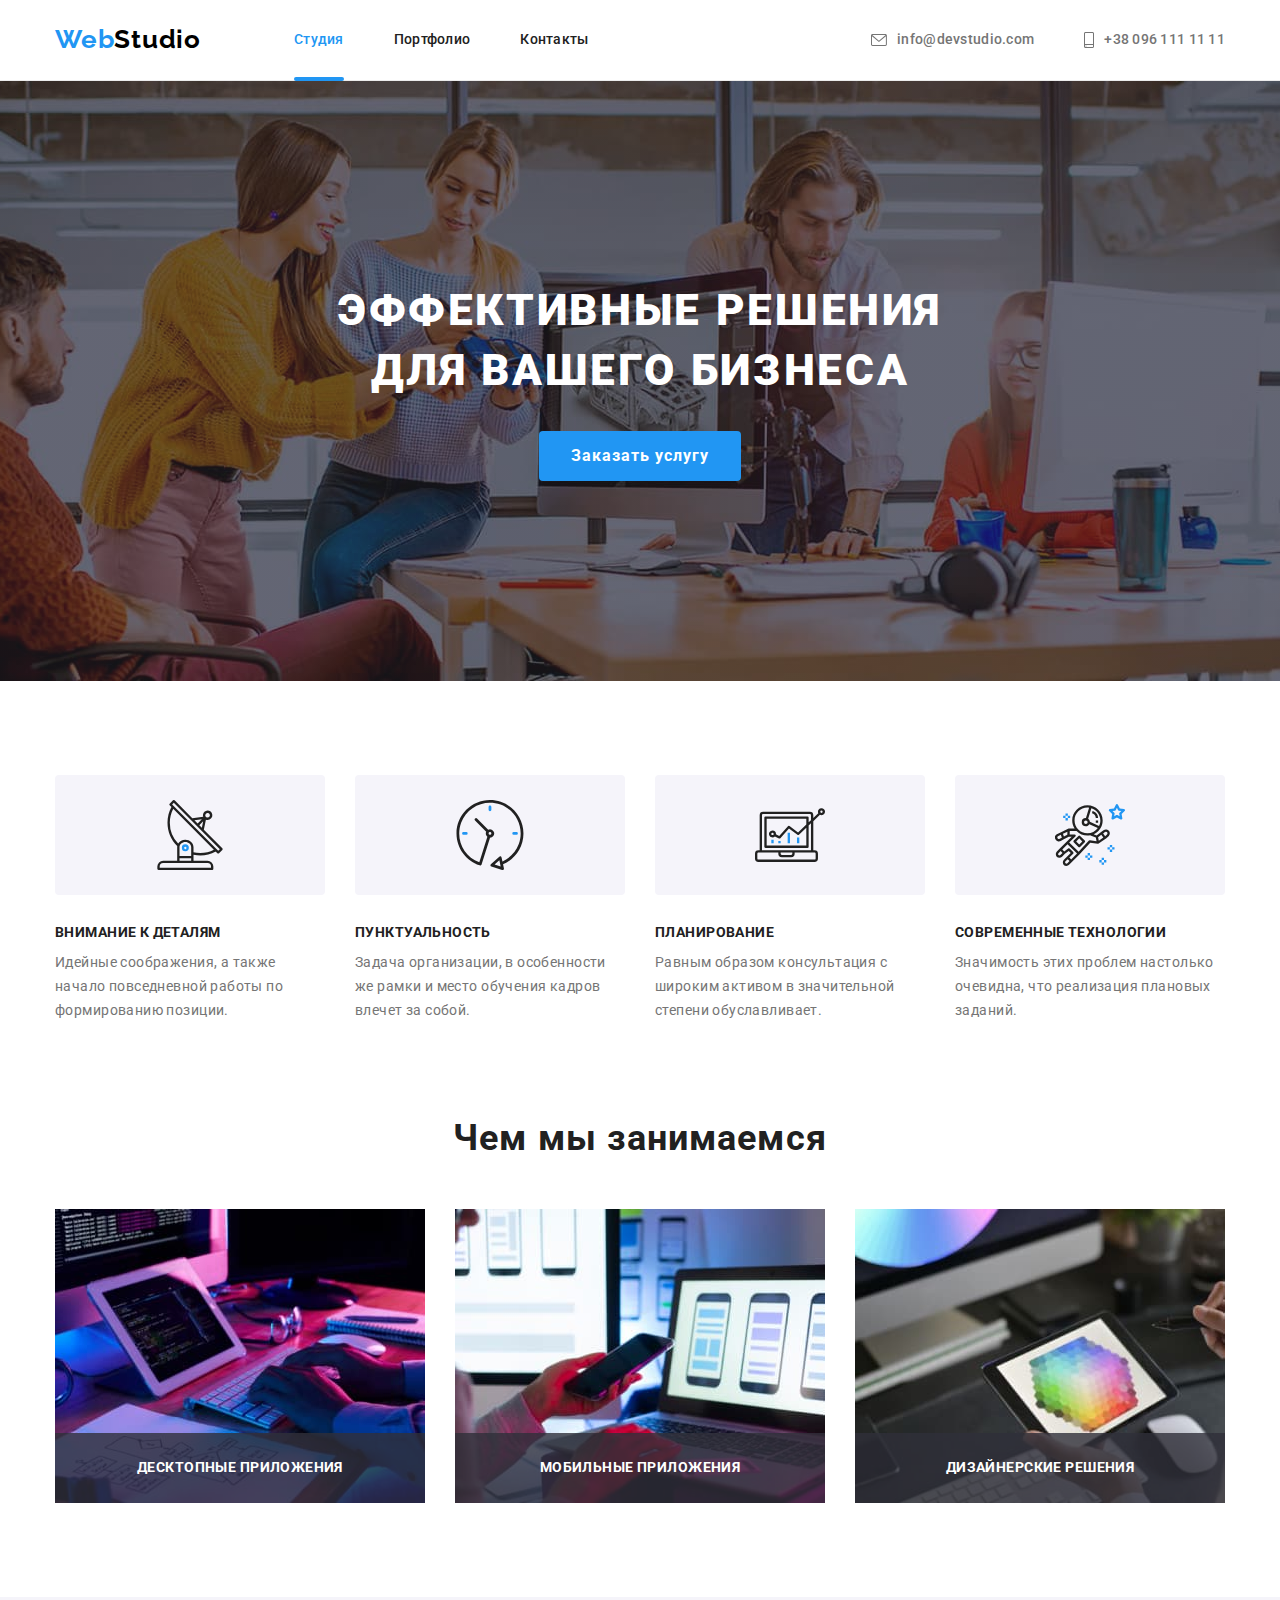
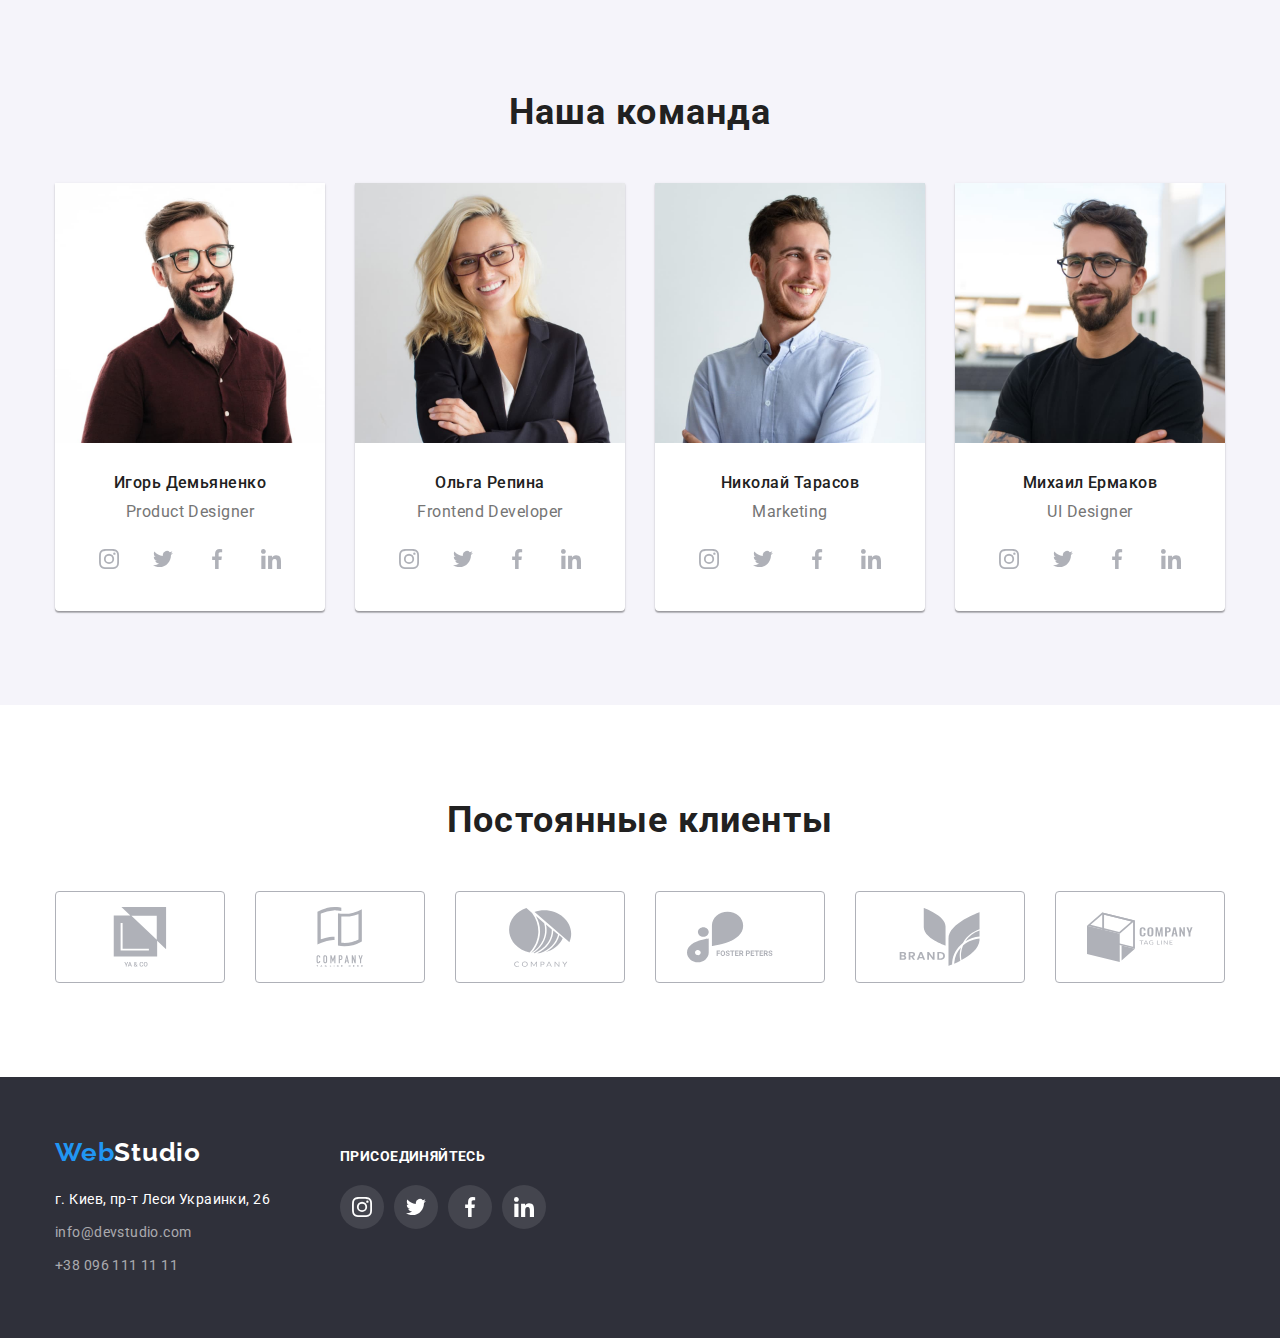
<file: index.html>
<!DOCTYPE html>
<html lang="ru">
  <head>
    <meta charset="UTF-8" />
    <meta http-equiv="X-UA-Compatible" content="IE=edge" />
    <meta name="description" content="Изучение основ HTML5 для новичков" />
    <title>Студия</title>
    <link rel="preconnect" href="https://fonts.googleapis.com" />
    <link rel="preconnect" href="https://fonts.gstatic.com" crossorigin />
    <link
      href="https://fonts.googleapis.com/css2?family=Raleway:wght@700&family=Roboto:wght@400;500;700;900&display=swap"
      rel="stylesheet"
    />
    <link
      rel="stylesheet"
      href="https://cdnjs.cloudflare.com/ajax/libs/modern-normalize/1.1.0/modern-normalize.min.css"
    />
    <link rel="stylesheet" href="./css/styles.css" />
  </head>
  <body>
    <!--Page header-->

    <header class="header-page">
      <div class="container heder-main">
        <nav class="header-nav">
          <a href="./index.html" class="logo link"> Web<span class="header-logo">Studio</span> </a>

          <ul class="header-list list">
            <li class="header-item">
              <a href="./index.html" class="header-link link current">Студия</a>
            </li>

            <li class="header-item">
              <a href="./portfolio.html" class="header-link link">Портфолио</a>
            </li>

            <li class="header-item"><a href="" class="header-link link">Контакты</a></li>
          </ul>
        </nav>

        <ul class="header-list list">
          <li class="header-item contacts">
            <a href="mailto:info@devstudio.com" class="header-contacts link">
              <svg class="header-icon" width="16" height="12">
                <use href="./images/icons.svg#envelope"></use>
              </svg>

              info@devstudio.com
            </a>
          </li>

          <li class="header-item contacts">
            <a href="tel:+380961111111" class="header-contacts link">
              <svg class="header-icon" width="10" height="16">
                <use href="./images/icons.svg#smartphone"></use>
              </svg>

              +38 096 111 11 11
            </a>
          </li>
        </ul>
      </div>
    </header>

    <!--Main contents studio-->

    <main>
      <!--Hero-->

      <section class="hero-section">
        <div class="hero-overlay">
          <div class="container">
            <h1 class="hero-title">
              Эффективные решения<br />
              для вашего бизнеса
            </h1>

            <button type="button" class="btn-hero" data-modal-open>Заказать услугу</button>
          </div>
        </div>
      </section>

      <!--Features-->

      <section class="section">
        <div class="container">
          <h2 class="visually-hidden">Особенности</h2>

          <ul class="features-list list">
            <li class="features-item">
              <div class="features-thumb">
                <svg class="features-icon" width="70" height="70">
                  <use href="./images/icons.svg#antenna"></use>
                </svg>
              </div>

              <h3 class="features-title">Внимание к деталям</h3>
              <p class="features-text">
                Идейные соображения, а также начало повседневной работы по формированию позиции.
              </p>
            </li>

            <li class="features-item">
              <div class="features-thumb">
                <svg class="features-icon" width="70" height="70">
                  <use href="./images/icons.svg#clock"></use>
                </svg>
              </div>

              <h3 class="features-title">Пунктуальность</h3>
              <p class="features-text">
                Задача организации, в особенности же рамки и место обучения кадров влечет за собой.
              </p>
            </li>

            <li class="features-item">
              <div class="features-thumb">
                <svg class="features-icon" width="70" height="70">
                  <use href="./images/icons.svg#diagram"></use>
                </svg>
              </div>

              <h3 class="features-title">Планирование</h3>
              <p class="features-text">
                Равным образом консультация с широким активом в значительной степени обуславливает.
              </p>
            </li>

            <li class="features-item">
              <div class="features-thumb">
                <svg class="features-icon" width="70" height="70">
                  <use href="./images/icons.svg#astronaut"></use>
                </svg>
              </div>

              <h3 class="features-title">Современные технологии</h3>
              <p class="features-text">
                Значимость этих проблем настолько очевидна, что реализация плановых заданий.
              </p>
            </li>
          </ul>
        </div>
      </section>

      <!--We doing-->

      <section class="section about">
        <div class="container">
          <h2 class="section-title">Чем мы занимаемся</h2>
          <ul class="about-list list">
            <li class="about-item">
              <img src="./images/box/box-1.jpg" alt="Програмист пишет код" width="370" />
              <p class="about-text">Десктопные приложения</p>
            </li>

            <li class="about-item">
              <img
                src="./images/box/box-2.jpg"
                alt="Три телефона на мониторе ноутбука"
                width="370"
              />
              <p class="about-text">Мобильные приложения</p>
            </li>

            <li class="about-item">
              <img
                src="./images/box/box-3.jpg"
                alt="Дизайнер выбирает цвет на планшете"
                width="370"
              />
              <p class="about-text">Дизайнерские решения</p>
            </li>
          </ul>
        </div>
      </section>

      <!--Team-->

      <section class="section team">
        <div class="container">
          <h2 class="section-title">Наша команда</h2>

          <ul class="team-list list">
            <li class="team-item">
              <article class="card-team">
                <div class="card-team-thumb">
                  <img
                    class="team-image"
                    src="./images/team/team-card-1.jpg"
                    alt="Участник команды №1"
                    width="270"
                  />
                </div>

                <div class="card-team-content">
                  <h3 class="team-title">Игорь Демьяненко</h3>
                  <p lang="en" class="team-text">Product Designer</p>

                  <ul class="team-social-list list">
                    <li class="team-social-item">
                      <a
                        href="https://instagram.com/"
                        target="_blank"
                        rel="noreferrer noopener"
                        class="team-social-link link"
                      >
                        <svg class="team-social-icon" width="20" height="20">
                          <use href="./images/icons.svg#instagram"></use>
                        </svg>
                      </a>
                    </li>

                    <li class="team-social-item">
                      <a
                        href="https://twitter.com/"
                        target="_blank"
                        rel="noreferrer noopener"
                        class="team-social-link link"
                      >
                        <svg class="team-social-icon" width="20" height="20">
                          <use href="./images/icons.svg#twitter"></use>
                        </svg>
                      </a>
                    </li>

                    <li class="team-social-item">
                      <a
                        href="https://facebook.com/"
                        target="_blank"
                        rel="noreferrer noopener"
                        class="team-social-link link"
                      >
                        <svg class="team-social-icon" width="20" height="20">
                          <use href="./images/icons.svg#facebook"></use>
                        </svg>
                      </a>
                    </li>

                    <li class="team-social-item">
                      <a
                        href="https://linkedin.com/"
                        target="_blank"
                        rel="noreferrer noopener"
                        class="team-social-link link"
                      >
                        <svg class="team-social-icon" width="20" height="20">
                          <use href="./images/icons.svg#linkedin"></use>
                        </svg>
                      </a>
                    </li>
                  </ul>
                </div>
              </article>
            </li>

            <li class="team-item">
              <article class="card-team">
                <div class="card-team-thumb">
                  <img
                    class="team-image"
                    src="./images/team/team-card-2.jpg"
                    alt="Участник команды №2"
                    width="270"
                  />
                </div>

                <div class="card-team-content">
                  <h3 class="team-title">Ольга Репина</h3>
                  <p lang="en" class="team-text">Frontend Developer</p>

                  <ul class="team-social-list list">
                    <li class="team-social-item">
                      <a
                        href="https://instagram.com/"
                        target="_blank"
                        rel="noreferrer noopener"
                        class="team-social-link link"
                      >
                        <svg class="team-social-icon" width="20" height="20">
                          <use href="./images/icons.svg#instagram"></use>
                        </svg>
                      </a>
                    </li>

                    <li class="team-social-item">
                      <a
                        href="https://twitter.com/"
                        target="_blank"
                        rel="noreferrer noopener"
                        class="team-social-link link"
                      >
                        <svg class="team-social-icon" width="20" height="20">
                          <use href="./images/icons.svg#twitter"></use>
                        </svg>
                      </a>
                    </li>

                    <li class="team-social-item">
                      <a
                        href="https://facebook.com/"
                        target="_blank"
                        rel="noreferrer noopener"
                        class="team-social-link link"
                      >
                        <svg class="team-social-icon" width="20" height="20">
                          <use href="./images/icons.svg#facebook"></use>
                        </svg>
                      </a>
                    </li>

                    <li class="team-social-item">
                      <a
                        href="https://linkedin.com/"
                        target="_blank"
                        rel="noreferrer noopener"
                        class="team-social-link link"
                      >
                        <svg class="team-social-icon" width="20" height="20">
                          <use href="./images/icons.svg#linkedin"></use>
                        </svg>
                      </a>
                    </li>
                  </ul>
                </div>
              </article>
            </li>

            <li class="team-item">
              <article class="card-team">
                <div class="card-team-thumb">
                  <img
                    class="team-image"
                    src="./images/team/team-card-3.jpg"
                    alt="Участник команды №3"
                    width="270"
                  />
                </div>

                <div class="card-team-content">
                  <h3 class="team-title">Николай Тарасов</h3>
                  <p lang="en" class="team-text">Marketing</p>

                  <ul class="team-social-list list">
                    <li class="team-social-item">
                      <a
                        href="https://instagram.com/"
                        target="_blank"
                        rel="noreferrer noopener"
                        class="team-social-link link"
                      >
                        <svg class="team-social-icon" width="20" height="20">
                          <use href="./images/icons.svg#instagram"></use>
                        </svg>
                      </a>
                    </li>

                    <li class="team-social-item">
                      <a
                        href="https://twitter.com/"
                        target="_blank"
                        rel="noreferrer noopener"
                        class="team-social-link link"
                      >
                        <svg class="team-social-icon" width="20" height="20">
                          <use href="./images/icons.svg#twitter"></use>
                        </svg>
                      </a>
                    </li>

                    <li class="team-social-item">
                      <a
                        href="https://facebook.com/"
                        target="_blank"
                        rel="noreferrer noopener"
                        class="team-social-link link"
                      >
                        <svg class="team-social-icon" width="20" height="20">
                          <use href="./images/icons.svg#facebook"></use>
                        </svg>
                      </a>
                    </li>

                    <li class="team-social-item">
                      <a
                        href="https://linkedin.com/"
                        target="_blank"
                        rel="noreferrer noopener"
                        class="team-social-link link"
                      >
                        <svg class="team-social-icon" width="20" height="20">
                          <use href="./images/icons.svg#linkedin"></use>
                        </svg>
                      </a>
                    </li>
                  </ul>
                </div>
              </article>
            </li>

            <li class="team-item">
              <article class="card-team">
                <div class="card-team-thumb">
                  <img
                    class="team-image"
                    src="./images/team/team-card-4.jpg"
                    alt="Участник команды №4"
                    width="270"
                  />
                </div>

                <div class="card-team-content">
                  <h3 class="team-title">Михаил Ермаков</h3>
                  <p lang="en" class="team-text">UI Designer</p>
                  <ul class="team-social-list list">
                    <li class="team-social-item">
                      <a
                        href="https://instagram.com/"
                        target="_blank"
                        rel="noreferrer noopener"
                        class="team-social-link link"
                      >
                        <svg class="team-social-icon" width="20" height="20">
                          <use href="./images/icons.svg#instagram"></use>
                        </svg>
                      </a>
                    </li>

                    <li class="team-social-item">
                      <a
                        href="https://twitter.com/"
                        target="_blank"
                        rel="noreferrer noopener"
                        class="team-social-link link"
                      >
                        <svg class="team-social-icon" width="20" height="20">
                          <use href="./images/icons.svg#twitter"></use>
                        </svg>
                      </a>
                    </li>

                    <li class="team-social-item">
                      <a
                        href="https://facebook.com/"
                        target="_blank"
                        rel="noreferrer noopener"
                        class="team-social-link link"
                      >
                        <svg class="team-social-icon" width="20" height="20">
                          <use href="./images/icons.svg#facebook"></use>
                        </svg>
                      </a>
                    </li>

                    <li class="team-social-item">
                      <a
                        href="https://linkedin.com/"
                        target="_blank"
                        rel="noreferrer noopener"
                        class="team-social-link link"
                      >
                        <svg class="team-social-icon" width="20" height="20">
                          <use href="./images/icons.svg#linkedin"></use>
                        </svg>
                      </a>
                    </li>
                  </ul>
                </div>
              </article>
            </li>
          </ul>
        </div>
      </section>

      <!-- Clients -->

      <section class="section">
        <div class="container">
          <h2 class="section-title">Постоянные клиенты</h2>
          <ul class="client-list list">
            <li class="client-item">
              <a href="" target="_blank" rel="noreferrer noopener" class="client-link link">
                <svg class="client-icon" width="106" height="60">
                  <use href="./images/icons.svg#company-1"></use>
                </svg>
              </a>
            </li>

            <li class="client-item">
              <a href="" target="_blank" rel="noreferrer noopener" class="client-link link">
                <svg class="client-icon" width="106" height="60">
                  <use href="./images/icons.svg#company-2"></use>
                </svg>
              </a>
            </li>

            <li class="client-item">
              <a href="" target="_blank" rel="noreferrer noopener" class="client-link link">
                <svg class="client-icon" width="106" height="60">
                  <use href="./images/icons.svg#company-3"></use>
                </svg>
              </a>
            </li>

            <li class="client-item">
              <a href="" target="_blank" rel="noreferrer noopener" class="client-link link">
                <svg class="client-icon" width="106" height="60">
                  <use href="./images/icons.svg#company-4"></use>
                </svg>
              </a>
            </li>

            <li class="client-item">
              <a href="" target="_blank" rel="noreferrer noopener" class="client-link link">
                <svg class="client-icon" width="106" height="60">
                  <use href="./images/icons.svg#company-5"></use>
                </svg>
              </a>
            </li>

            <li class="client-item">
              <a href="" target="_blank" rel="noreferrer noopener" class="client-link link">
                <svg class="client-icon" width="106" height="60">
                  <use href="./images/icons.svg#company-6"></use>
                </svg>
              </a>
            </li>
          </ul>
        </div>
      </section>
    </main>

    <!--Page footer-->

    <footer class="footer-page">
      <div class="container">
        <div class="footer-box">
          <div class="footer-set">
            <a href="./index.html" class="logo link">
              Web<span class="footer-logo">Studio</span>
            </a>

            <address class="footer-address">
              <ul class="footer-list list">
                <li class="footer-item">
                  <a
                    href="https://goo.gl/maps/FVbxMYwo1FJDWd5VA"
                    target="_blank"
                    rel="noreferrer noopener"
                    class="footer-link link"
                  >
                    г. Киев, пр-т Леси Украинки, 26
                  </a>
                </li>

                <li class="footer-item">
                  <a href="mailto:info@devstudio.com" class="footer-contacts link"
                    >info@devstudio.com</a
                  >
                </li>

                <li class="footer-item">
                  <a href="tel:+380961111111" class="footer-contacts link">+38 096 111 11 11</a>
                </li>
              </ul>
            </address>
          </div>

          <div class="footer-social">
            <b class="footer-text">Присоединяйтесь</b>

            <ul class="footer-social-list list">
              <li class="footer-social-item">
                <a
                  href="https://instagram.com/"
                  target="_blank"
                  rel="noreferrer noopener"
                  class="footer-social-link link"
                >
                  <svg class="footer-social-icon" width="20" height="20">
                    <use href="./images/icons.svg#instagram"></use>
                  </svg>
                </a>
              </li>

              <li class="footer-social-item">
                <a
                  href="https://twitter.com/"
                  target="_blank"
                  rel="noreferrer noopener"
                  class="footer-social-link link"
                >
                  <svg class="footer-social-icon" width="20" height="20">
                    <use href="./images/icons.svg#twitter"></use>
                  </svg>
                </a>
              </li>

              <li class="footer-social-item">
                <a
                  href="https://facebook.com/"
                  target="_blank"
                  rel="noreferrer noopener"
                  class="footer-social-link link"
                >
                  <svg class="footer-social-icon" width="20" height="20">
                    <use href="./images/icons.svg#facebook"></use>
                  </svg>
                </a>
              </li>

              <li class="footer-social-item">
                <a
                  href="https://linkedin.com/"
                  target="_blank"
                  rel="noreferrer noopener"
                  class="footer-social-link link"
                >
                  <svg class="footer-social-icon" width="20" height="20">
                    <use href="./images/icons.svg#linkedin"></use>
                  </svg>
                </a>
              </li>
            </ul>
          </div>
        </div>
      </div>
    </footer>

    <!--Modal window--->

    <div class="backdrop is-hidden" data-modal>
      <div class="modal">
        <button type="button" class="modal-close" data-modal-close>
          <svg class="modal-icon" width="18" height="18">
            <use href="./images/icons.svg#close"></use>
          </svg>
        </button>
      </div>
    </div>

    <script src="./js/modal.js"></script>
  </body>
</html>
</file>
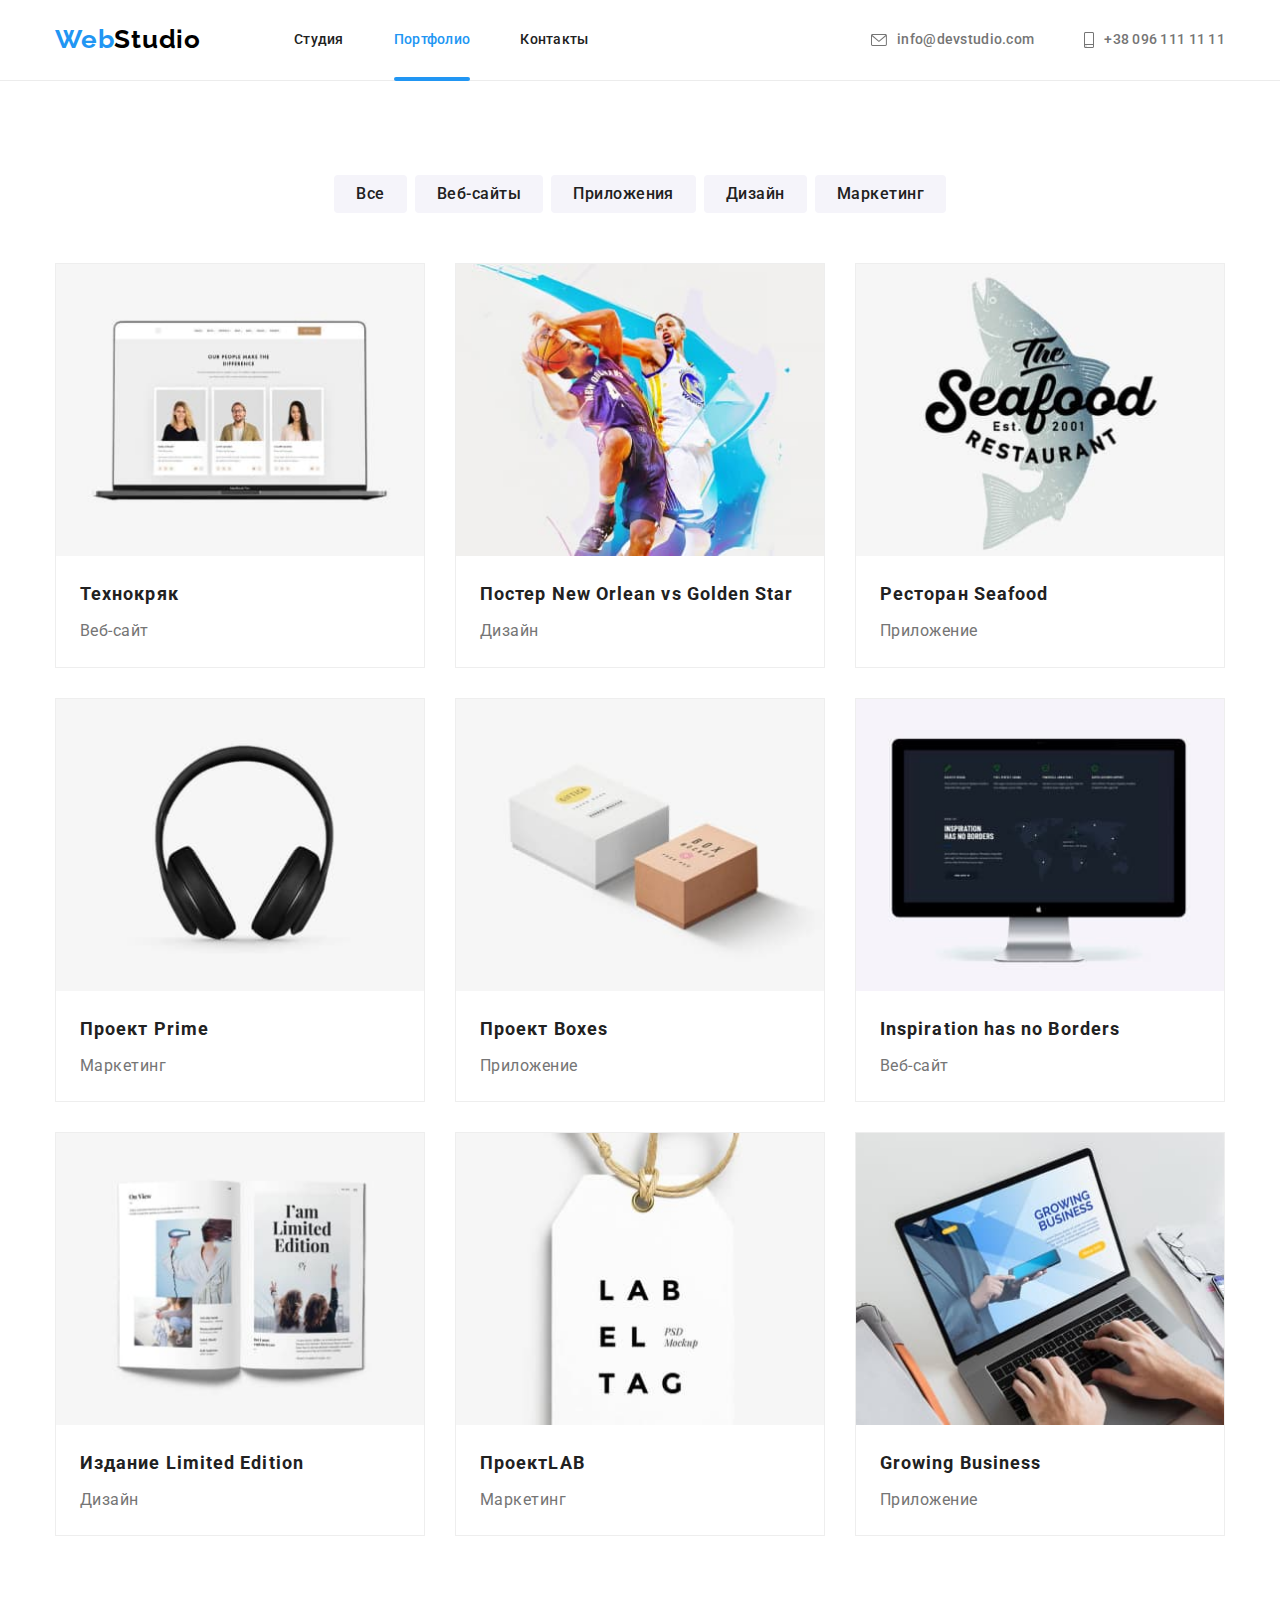
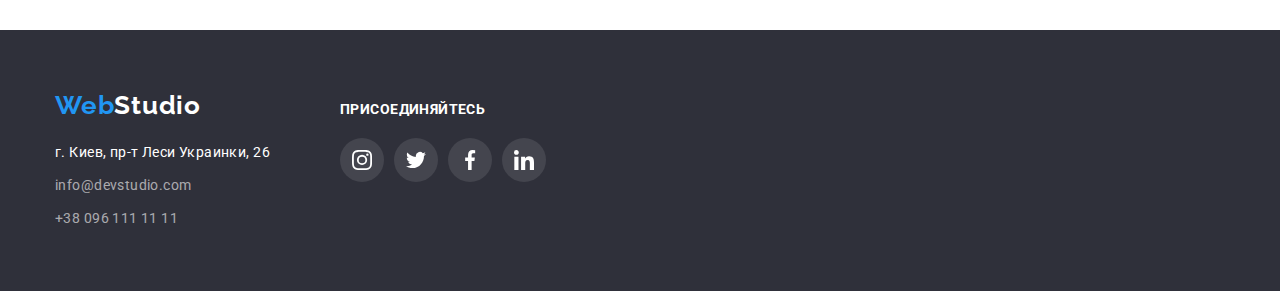
<file: portfolio.html>
<!DOCTYPE html>
<html lang="ru">
  <head>
    <meta charset="UTF-8" />
    <meta http-equiv="X-UA-Compatible" content="IE=edge" />
    <meta name="description" content="Изучение основ HTML5 для новичков" />
    <title>Портфолио</title>
    <link rel="preconnect" href="https://fonts.googleapis.com" />
    <link rel="preconnect" href="https://fonts.gstatic.com" crossorigin />
    <link
      href="https://fonts.googleapis.com/css2?family=Raleway:wght@700&family=Roboto:wght@400;500;700;900&display=swap"
      rel="stylesheet"
    />
    <link
      rel="stylesheet"
      href="https://cdnjs.cloudflare.com/ajax/libs/modern-normalize/1.1.0/modern-normalize.min.css"
    />
    <link rel="stylesheet" href="./css/styles.css" />
  </head>
  <body>
    <!--Page header-->

    <header class="header-page">
      <div class="container heder-main">
        <nav class="header-nav">
          <a href="./index.html" class="logo link"> Web<span class="header-logo">Studio</span> </a>

          <ul class="header-list list">
            <li class="header-item">
              <a href="./index.html" class="header-link link">Студия</a>
            </li>

            <li class="header-item">
              <a href="./portfolio.html" class="header-link link current">Портфолио</a>
            </li>

            <li class="header-item"><a href="" class="header-link link">Контакты</a></li>
          </ul>
        </nav>

        <ul class="header-list list">
          <li class="header-item contacts">
            <a href="mailto:info@devstudio.com" class="header-contacts link">
              <svg class="header-icon" width="16" height="12">
                <use href="./images/icons.svg#envelope"></use>
              </svg>

              info@devstudio.com
            </a>
          </li>

          <li class="header-item contacts">
            <a href="tel:+380961111111" class="header-contacts link">
              <svg class="header-icon" width="10" height="16">
                <use href="./images/icons.svg#smartphone"></use>
              </svg>

              +38 096 111 11 11
            </a>
          </li>
        </ul>
      </div>
    </header>

    <!--Main contents portfolio-->

    <main>
      <section class="section">
        <div class="container">
          <h1 class="visually-hidden">Наши проекты</h1>

          <ul class="filter-list list">
            <li class="filter-item"><button type="button" class="btn">Все</button></li>
            <li class="filter-item"><button type="button" class="btn">Веб-сайты</button></li>
            <li class="filter-item"><button type="button" class="btn">Приложения</button></li>
            <li class="filter-item"><button type="button" class="btn">Дизайн</button></li>
            <li class="filter-item"><button type="button" class="btn">Маркетинг</button></li>
          </ul>

          <ul class="work-list list">
            <li class="work-item">
              <article class="card-work">
                <a href="" class="card-work-link link">
                  <div class="card-work-thumb">
                    <img
                      class="work-image"
                      src="./images/project/project-1.jpg"
                      alt="Экран ноутбука"
                      width="370"
                    />
                    <p class="card-work-text">
                      Ресурс предлагает комплексные предложения с разным уровнем функционала и
                      сервисов. Все это позволит посетителю получить исчерпывающие сведения о
                      компании или частном лице.
                    </p>
                  </div>

                  <div class="card-work-content">
                    <h2 class="work-title">Технокряк</h2>
                    <p class="work-text">Веб-сайт</p>
                  </div>
                </a>
              </article>
            </li>

            <li class="work-item">
              <article class="card-work">
                <a href="" class="card-work-link link">
                  <div class="card-work-thumb">
                    <img
                      class="work-image"
                      src="./images/project/project-2.jpg"
                      alt="Два баскетболиста"
                      width="370"
                    />
                    <p class="card-work-text">
                      Ресурс предлагает комплексные предложения с разным уровнем функционала и
                      сервисов. Все это позволит посетителю получить исчерпывающие сведения о
                      компании или частном лице.
                    </p>
                  </div>

                  <div class="card-work-content">
                    <h2 class="work-title">
                      Постер <span lang="en">New Orlean vs Golden Star</span>
                    </h2>
                    <p class="work-text">Дизайн</p>
                  </div>
                </a>
              </article>
            </li>

            <li class="work-item">
              <article class="card-work">
                <a href="" class="card-work-link link">
                  <div class="card-work-thumb">
                    <img
                      class="work-image"
                      src="./images/project/project-3.jpg"
                      alt="Логотип ресторана"
                      width="370"
                    />
                    <p class="card-work-text">
                      Ресурс предлагает комплексные предложения с разным уровнем функционала и
                      сервисов. Все это позволит посетителю получить исчерпывающие сведения о
                      компании или частном лице.
                    </p>
                  </div>

                  <div class="card-work-content">
                    <h2 class="work-title">Ресторан <span lang="en">Seafood</span></h2>
                    <p class="work-text">Приложение</p>
                  </div>
                </a>
              </article>
            </li>

            <li class="work-item">
              <article class="card-work">
                <a href="" class="card-work-link link">
                  <div class="card-work-thumb">
                    <img
                      class="work-image"
                      src="./images/project/project-4.jpg"
                      alt="Наушники"
                      width="370"
                    />
                    <p class="card-work-text">
                      Ресурс предлагает комплексные предложения с разным уровнем функционала и
                      сервисов. Все это позволит посетителю получить исчерпывающие сведения о
                      компании или частном лице.
                    </p>
                  </div>

                  <div class="card-work-content">
                    <h2 class="work-title">Проект <span lang="en">Prime</span></h2>
                    <p class="work-text">Маркетинг</p>
                  </div>
                </a>
              </article>
            </li>

            <li class="work-item">
              <article class="card-work">
                <a href="" class="card-work-link link">
                  <div class="card-work-thumb">
                    <img
                      class="work-image"
                      src="./images/project/project-5.jpg"
                      alt="Две коробки"
                      width="370"
                    />
                    <p class="card-work-text">
                      Ресурс предлагает комплексные предложения с разным уровнем функционала и
                      сервисов. Все это позволит посетителю получить исчерпывающие сведения о
                      компании или частном лице.
                    </p>
                  </div>

                  <div class="card-work-content">
                    <h2 class="work-title">Проект <span lang="en">Boxes</span></h2>
                    <p class="work-text">Приложение</p>
                  </div>
                </a>
              </article>
            </li>

            <li class="work-item">
              <article class="card-work">
                <a href="" class="card-work-link link">
                  <div class="card-work-thumb">
                    <img
                      class="work-image"
                      src="./images/project/project-6.jpg"
                      alt="Монитор"
                      width="370"
                    />
                    <p class="card-work-text">
                      Ресурс предлагает комплексные предложения с разным уровнем функционала и
                      сервисов. Все это позволит посетителю получить исчерпывающие сведения о
                      компании или частном лице.
                    </p>
                  </div>

                  <div class="card-work-content">
                    <h2 class="work-title"><span lang="en">Inspiration has no Borders</span></h2>
                    <p class="work-text">Веб-сайт</p>
                  </div>
                </a>
              </article>
            </li>

            <li class="work-item">
              <article class="card-work">
                <a href="" class="card-work-link link">
                  <div class="card-work-thumb">
                    <img
                      class="work-image"
                      src="./images/project/project-7.jpg"
                      alt="Разворот журнала"
                      width="370"
                    />
                    <p class="card-work-text">
                      Ресурс предлагает комплексные предложения с разным уровнем функционала и
                      сервисов. Все это позволит посетителю получить исчерпывающие сведения о
                      компании или частном лице.
                    </p>
                  </div>

                  <div class="card-work-content">
                    <h2 class="work-title">Издание <span lang="en">Limited Edition</span></h2>
                    <p class="work-text">Дизайн</p>
                  </div>
                </a>
              </article>
            </li>

            <li class="work-item">
              <article class="card-work">
                <a href="" class="card-work-link link">
                  <div class="card-work-thumb">
                    <img
                      class="work-image"
                      src="./images/project/project-8.jpg"
                      alt="Лейба"
                      width="370"
                    />
                    <p class="card-work-text">
                      Ресурс предлагает комплексные предложения с разным уровнем функционала и
                      сервисов. Все это позволит посетителю получить исчерпывающие сведения о
                      компании или частном лице.
                    </p>
                  </div>

                  <div class="card-work-content">
                    <h2 class="work-title">Проект<span lang="en">LAB</span></h2>
                    <p class="work-text">Маркетинг</p>
                  </div>
                </a>
              </article>
            </li>

            <li class="work-item">
              <article class="card-work">
                <a href="" class="card-work-link link">
                  <div class="card-work-thumb">
                    <img
                      class="work-image"
                      src="./images/project/project-9.jpg"
                      alt="Ноутбук"
                      width="370"
                    />
                    <p class="card-work-text">
                      Ресурс предлагает комплексные предложения с разным уровнем функционала и
                      сервисов. Все это позволит посетителю получить исчерпывающие сведения о
                      компании или частном лице.
                    </p>
                  </div>

                  <div class="card-work-content">
                    <h2 class="work-title"><span lang="en">Growing Business</span></h2>
                    <p class="work-text">Приложение</p>
                  </div>
                </a>
              </article>
            </li>
          </ul>
        </div>
      </section>
    </main>

    <!--Page footer-->

    <footer class="footer-page">
      <div class="container">
        <div class="footer-box">
          <div class="footer-set">
            <a href="./index.html" class="logo link">
              Web<span class="footer-logo">Studio</span>
            </a>

            <address class="footer-address">
              <ul class="footer-list list">
                <li class="footer-item">
                  <a
                    href="https://goo.gl/maps/FVbxMYwo1FJDWd5VA"
                    target="_blank"
                    rel="noreferrer noopener"
                    class="footer-link link"
                  >
                    г. Киев, пр-т Леси Украинки, 26
                  </a>
                </li>

                <li class="footer-item">
                  <a href="mailto:info@devstudio.com" class="footer-contacts link"
                    >info@devstudio.com</a
                  >
                </li>

                <li class="footer-item">
                  <a href="tel:+380961111111" class="footer-contacts link">+38 096 111 11 11</a>
                </li>
              </ul>
            </address>
          </div>

          <div class="footer-social">
            <b class="footer-text">Присоединяйтесь</b>

            <ul class="footer-social-list list">
              <li class="footer-social-item">
                <a
                  href="https://instagram.com/"
                  target="_blank"
                  rel="noreferrer noopener"
                  class="footer-social-link link"
                >
                  <svg class="footer-social-icon" width="20" height="20">
                    <use href="./images/icons.svg#instagram"></use>
                  </svg>
                </a>
              </li>

              <li class="footer-social-item">
                <a
                  href="https://twitter.com/"
                  target="_blank"
                  rel="noreferrer noopener"
                  class="footer-social-link link"
                >
                  <svg class="footer-social-icon" width="20" height="20">
                    <use href="./images/icons.svg#twitter"></use>
                  </svg>
                </a>
              </li>

              <li class="footer-social-item">
                <a
                  href="https://facebook.com/"
                  target="_blank"
                  rel="noreferrer noopener"
                  class="footer-social-link link"
                >
                  <svg class="footer-social-icon" width="20" height="20">
                    <use href="./images/icons.svg#facebook"></use>
                  </svg>
                </a>
              </li>

              <li class="footer-social-item">
                <a
                  href="https://linkedin.com/"
                  target="_blank"
                  rel="noreferrer noopener"
                  class="footer-social-link link"
                >
                  <svg class="footer-social-icon" width="20" height="20">
                    <use href="./images/icons.svg#linkedin"></use>
                  </svg>
                </a>
              </li>
            </ul>
          </div>
        </div>
      </div>
    </footer>
  </body>
</html>
</file>
<file: css/styles.css>
:root {
  --primary-text-color: #757575;
  --title-text-color: #212121;
  --accent-primary-text-color: #2196f3;
  --accent-secondary-text-color: #188ce8;
  --primary-white-color: #ffffff;
  --secondary-white-color: rgba(255, 255, 255, 0.6);
  --primary-black-color: #000000;
  --primary-bc-color: #f5f4fa;
  --primary-fill-color: #AFB1B8;
  --hero-bc-color:#C4C4C4;
  --secondary-bc-color: #2f303a;
  --typical-gap: 30px;
  
}

body {
  font-family: 'Roboto', sans-serif;
  font-size: 14px;
  line-height: 1.14;
  letter-spacing: 0.03em;
  background: var(--primary-white-color);
  color: var(--primary-text-color);
}


h1,
h2,
h3,
h4,
h5,
h6,
p {
  margin: 0;
}

ul{
padding: 0;
margin: 0;
}

img {
  display: block;
  max-width: 100%; /*при этом картинка не будет больше оригинального размера*/
  height:auto;
}

.list {
  list-style: none;
 }

.link {
  text-decoration: none;
}

.container {
  width: 1200px;
  padding-left: 15px;
  padding-right: 15px;
  margin: 0 auto;

 /*  outline: 1px solid tomato; */
}

/*скрывает заголовок*/
.visually-hidden {
  position: absolute;
  white-space: nowrap;
  width: 1px;
  height: 1px;
  overflow: hidden;
  border: 0;
  padding: 0;
  clip: rect(0 0 0 0);
  clip-path: inset(50%);
  margin: -1px;
}



/*----------------Page header--------------- */

.header-page {
  border-bottom: 1px solid #ececec;
}

.heder-main {
  display: flex;
  align-items: center;
}

.header-nav {
  display: flex;
  align-items: center;
}

.header-nav .logo {
  display: block;
  padding-top: 24px;
  padding-bottom: 25px;
  margin-right: 93px;
}

/*----------------Logo--------------- */

.logo {
  color: var(--accent-primary-text-color);

  font-family: 'Raleway', sans-serif;
  font-weight: 700;
  font-size: 26px;
  line-height: 1.19;
  letter-spacing: 0.03em;
}

.header-logo {
  color: var(--primary-black-color);
}

/*----------------Header-nav--------------- */

.header-list {
  display: flex;
  margin-left: auto;

  font-weight: 500;
  letter-spacing: 0.02em;
}

/*устанавливаем правый маржин. кроме последнего елемента в списке*/
.header-item:not(:last-child) {
  margin-right: 50px;
}

.header-link {
  position: relative;

  display: block;
  padding-top: 32px;
  padding-bottom: 32px;

  color: var(--title-text-color);

  transition: color 250ms cubic-bezier(0.4, 0, 0.2, 1);
}

.header-link.current::after{
  content: '';
  
  display: block;
  width: 100%;
  height: 4px;
  border-radius: 2px;

  position: absolute;

  left: 0;
  bottom: -1px;

  background-color: var(--accent-primary-text-color);
}

.header-link:hover,
.header-link:focus {
  color: var(--accent-primary-text-color);
}

.header-link.link.current {
  color: var(--accent-primary-text-color);
}

/*----------------Heder-Contacts--------------- */

.header-contacts {
  display: flex;
  align-items: center;
  padding-top: 32px;
  padding-bottom: 32px;
  color: var(--primary-text-color);

  transition: color 250ms cubic-bezier(0.4, 0, 0.2, 1);

}

.header-icon {
  margin-right: 10px;
  fill: currentColor; /*цвет наследуется от родителя */
}


.header-contacts:hover,
.header-contacts:focus {
  color: var(--accent-primary-text-color);
}


/*----------------Main contents--------------- */

/*-----Section-----*/

.section {
  padding-top: 94px;
  padding-bottom: 94px;

 /*  outline: 1px solid green; */
}

.section-title {
  margin-top: 0;
  margin-bottom: 50px;

  color: var(--title-text-color);

  font-weight: 700;
  font-size: 36px;
  line-height: 1.17;
  letter-spacing: 0.03em;
  text-align: center;
}

/*----------------Hero--------------- */

.hero-section {
  max-width: 1600px;
  height: 600px;

  padding-top: 200px;
  padding-bottom: 200px;
  margin-left: auto;
  margin-right: auto;
  
  text-align: center;

  background-color: var(--hero-bc-color);
  background-image: linear-gradient(
    to right,
    rgba(47, 48, 58, 0.4),
    rgba(47, 48, 58, 0.4)
  ), url('../images/hero/hero.jpg');
  background-repeat: no-repeat;
  background-position: center;
  background-size: cover;
  

 /*  outline: 1px solid tomato; */
}



.hero-title {
  margin-top: 0;
  margin-bottom: var(--typical-gap);

  color: var(--primary-white-color);

  font-weight: 900;
  font-size: 44px;
  line-height: 1.36;
  letter-spacing: 0.06em;
  text-transform: uppercase;  
}

/*-----Button Hero  -----*/

.btn-hero {
  padding: 10px 32px;
  border: none;
  border-radius: 4px;
  min-width: 200px; /* кнопка неуже чем 200px*/

  color: var(--primary-white-color);
  background-color: var(--accent-primary-text-color);

  cursor: pointer;

  font-family:inherit;
  font-weight: 700;
  font-size: 16px;
  line-height: 1.88;
  letter-spacing: 0.06em;
  text-align: center;

  transition: background-color 250ms cubic-bezier(0.4, 0, 0.2, 1);
}

.btn-hero:hover,
.btn-hero:focus {
  background-color: var(--accent-secondary-text-color);
  
}

/*----------------Features--------------- */


.features-list {
  display: flex;
}

.features-item {
  width: 270px;
}

.features-thumb{
  height: 120px;
  border-radius: 4px;
  background-color: var(--primary-bc-color);

  display: flex;
  align-items: center;
  justify-content: center;
  
  margin-bottom: var(--typical-gap);
 }

.features-item:not(:last-child) {
  margin-right: var(--typical-gap);
}


.features-title {
  margin-bottom: 10px;

  color: var(--title-text-color);

  font-weight: 700;
  font-size: 14px;
  line-height: 1.14;
  letter-spacing: 0.03em;
  text-transform: uppercase;
}

.features-text {
  line-height: 1.71;
}

/*----------------About---------------- */


.section.about {
  padding-top: 0;
}

.about-list {
  display: flex;
  justify-content: space-between;
}

.about-item {
  position: relative;

}


.about-text {
  display: flex;
  align-items: center;
  justify-content: center;

  position: absolute;
  
  width: 100%;
  height: 70px;
  
  bottom:0;
  left: 0;
 
  font-weight: 700;
  text-transform: uppercase;

  color: var(--primary-white-color);
  background: rgba(47, 48, 58, 0.8);
}

/*----------------Team---------------- */

.section.team {
  background-color: var(--primary-bc-color);
}

.team-list {
  display: flex;
  flex-wrap: wrap;
  
  margin-top: calc(-1* var(--typical-gap));
  margin-left: calc(-1 * var(--typical-gap));
}

.team-item {
  flex-basis: calc(100% / 4 - var(--typical-gap));
  
  margin-top: var(--typical-gap);
  margin-left: var(--typical-gap); 
}

.card-team{
  background-color: var(--primary-white-color);
  box-shadow: 0px 1px 3px rgba(0, 0, 0, 0.12),
  0px 1px 1px rgba(0, 0, 0, 0.14),
  0px 2px 1px rgba(0, 0, 0, 0.2);
  border-radius: 0px 0px 4px 4px;
}

.card-team-content{
  padding: var(--typical-gap);
    
  text-align: center;
}


.team-title {
  margin-bottom: 10px;

  color: var(--title-text-color);

  font-weight: 500;
  font-size: 16px;
  line-height: 1.19;
  letter-spacing: 0.03em;  
}
.team-text {
  margin-bottom: 16px;

  font-size: 16px;
  line-height: 1.19;
  letter-spacing: 0.03em;
}

/* ----- team-social-links ----- */

.team-social-list{
  display: flex;
  align-items: center;
  justify-content: center;

}

.team-social-item + .team-social-item {
  margin-left: 10px;
}

.team-social-link {
  width: 44px;
  height: 44px;

  display: flex;
  justify-content: center;
  align-items: center;

  border: none;
  border-radius: 50%;

  background-color: transparent;
  fill: var(--primary-fill-color);

  transition: background-color 250ms cubic-bezier(0.4, 0, 0.2, 1),
  fill 250ms cubic-bezier(0.4, 0, 0.2, 1);

}
 
.team-social-link:hover,
.team-social-link:focus {
  background-color:var(--accent-primary-text-color);
  fill: var(--primary-white-color);

}

/*----------------Clients--------------- */

.client-list {
  display: flex;
  align-items: center;
  justify-content: center;

}

.client-item + .client-item {
     
  margin-left: var(--typical-gap);  
}

.client-link {
  width: 170px; 
  height: 92px;

  display: flex;
  align-items: center;
  justify-content: center;

  border: 1px solid var(--primary-fill-color);
  border-radius: 4px;
    
  background-color: transparent;
  fill: var(--primary-fill-color);

  transition: border-color 250ms cubic-bezier(0.4, 0, 0.2, 1),
  fill 250ms cubic-bezier(0.4, 0, 0.2, 1);

}

.client-link:hover,
.client-link:focus {
  border-color: var(--accent-primary-text-color);
  fill: var(--accent-primary-text-color);
}

/*----------------Portfolio--------------- */


/*----Список - Filter---- */


.filter-list {
  display: flex;
  align-items:center;
  justify-content: center;
  
  margin-bottom: 50px;
}

/*устанавливаем правый маржин кроме последнего елемента в списке*/
.filter-item:not(:last-child) {
  margin-right: 8px;
}


.btn {
  padding: 6px 22px;
  border: none;
  border-radius: 4px;
  min-width: 73px;

  background-color: var(--primary-bc-color);
  color: var(--title-text-color);

  font-family: inherit;
  font-weight: 500;
  font-size: 16px;
  line-height: 1.63;
  letter-spacing: 0.03em;
  text-align: center;

  cursor: pointer;

  transition:
  background-color 250ms cubic-bezier(0.4, 0, 0.2, 1),
  color 250ms cubic-bezier(0.4, 0, 0.2, 1),
  box-shadow 250ms cubic-bezier(0.4, 0, 0.2, 1);
  
}

.btn:hover,
.btn:focus {
  background-color: var(--accent-primary-text-color);
  color: var(--primary-white-color);
  box-shadow: 0px 3px 1px rgba(0, 0, 0, 0.1),
  0px 1px 2px rgba(0, 0, 0, 0.08),
  0px 2px 2px rgba(0, 0, 0, 0.12);
}

/*----Список Works---- */


.work-list{
  display: flex;
  flex-wrap: wrap;

  margin-top: calc(-1 * var(--typical-gap));
  margin-left: calc(-1 * var(--typical-gap));    
}

.work-item {
  flex-basis: calc(100% / 3 - var(--typical-gap));
  
  margin-top: var(--typical-gap);
  margin-left: var(--typical-gap);
}

.card-work {
  background-color: var(--primary-white-color);
  border:1px solid #EEEEEE; 
}

.card-work-link {
  display: block;

  transition: box-shadow 250ms cubic-bezier(0.4, 0, 0.2, 1);

}

.card-work-link:hover,
.card-work-link:focus {
  
  box-shadow: 0px 1px 1px rgba(0, 0, 0, 0.12),
  0px 4px 4px rgba(0, 0, 0, 0.06),
  1px 4px 6px rgba(0, 0, 0, 0.16);
}

.card-work-link:hover .card-work-text,
.card-work-link:focus .card-work-text{
  transform: translateY(0)
}

.card-work-thumb {
  position: relative;
  overflow: hidden;
}

.card-work-text {
  
  position: absolute;
  top: 0;
  left: 0;
  
  padding: 63px 24px;

  width: 100%;
  
  font-size: 18px;
  line-height: 1.56;
  letter-spacing: 0.03em;
  
  color:var(--primary-white-color);
  background: rgba(33, 150, 243, 0.9);

  transform: translateY(100%);
  transition: transform 250ms cubic-bezier(0.4, 0, 0.2, 1);
}

.card-work-content {
  padding: 20px 24px;
    
}

.work-title {
  margin-bottom: 4px;

  color: var(--title-text-color);

  font-weight: 700;
  font-size: 18px;
  line-height: 2;
  letter-spacing: 0.06em;   
}

.work-text {
  color: var(--primary-text-color);

  font-size: 16px;
  line-height: 1.88;
  letter-spacing: 0.03em;  
}

/*----------------Page footer--------------- */

.footer-page {
  padding-top: 60px;
  padding-bottom: 60px;

  background-color: var(--secondary-bc-color);
}

.footer-item {
  margin-bottom: 9px;
}
.footer-item:last-child {
  margin-bottom: 0;
}

/* -------Footer logo------- */
.footer-logo {
  color: var(--primary-white-color);
}
.footer-address {
  margin-top: 20px;

  font-style: normal;
  line-height: 1.71;
}

.footer-link {
  color: var(--primary-white-color);
  transition: color 250ms cubic-bezier(0.4, 0, 0.2, 1);
  
}
.footer-contacts {
  color: var(--secondary-white-color);
  transition: color 250ms cubic-bezier(0.4, 0, 0.2, 1);
}

.footer-link:hover,
.footer-link:focus {
  color: var(--accent-primary-text-color);
}

.footer-contacts:hover,
.footer-contacts:focus {
  color: var(--accent-primary-text-color);
}

/* ----- Footer-social-links ----- */

.footer-box {
  display: flex;
  align-items: baseline;  
}

.footer-social {
  margin-left: 70px;
 
}

.footer-text {
  display: block;
  margin-bottom: 20px;

  color: var(--primary-white-color);

  text-transform: uppercase;
}

.footer-social-list {
  display: flex;
  align-items: center;
  justify-content: center;
}

.footer-social-item + .footer-social-item{
  margin-left: 10px;  
}

.footer-social-link {
  width: 44px;
  height: 44px;

  display: flex;
  align-items: center;
  justify-content: center;

  border: none;
  border-radius: 50%;

  background-color: rgba(255, 255, 255, 0.1);
  fill: var(--primary-white-color);

  transition: background-color 250ms cubic-bezier(0.4, 0, 0.2, 1);

}

.footer-social-link:hover,
.footer-social-link:focus {
  background-color: var(--accent-primary-text-color);
}

/*--------------Modal window-------------*/

.backdrop {
  position:fixed;
  top: 0;
  left: 0;

  width: 100%;
  height: 100%;

  background-color: rgba(0, 0, 0, 0.2);

  opacity: 1;
  transition: opacity 250ms cubic-bezier(0.4, 0, 0.2, 1),
  visibility 250ms cubic-bezier(0.4, 0, 0.2, 1);
}

.backdrop.is-hidden {
  visibility: hidden;
  opacity: 0;
  pointer-events: none;
}

.modal{
  width: 528px;
  min-height: 581px;

  position: absolute;
  top: 50%;
  left: 50%;
    
  background-color:var(--primary-white-color);

  box-shadow: 0px 1px 3px rgba(0, 0, 0, 0.12),
  0px 1px 1px rgba(0, 0, 0, 0.14),
  0px 2px 1px rgba(0, 0, 0, 0.2);
  border-radius: 4px;
  
  transform: translate(-50%, -50%) scale(1);
  transition: transform 250ms cubic-bezier(0.4, 0, 0.2, 1);
}

.backdrop.is-hidden .modal {
  transform: translate(-50%, -50%) scale(0.9);
  
}

.modal-close {
  position: absolute;
  top: 8px;
  right: 8px;

  display: flex;
  align-items: center;
  justify-content: center;

  padding: 0;

  width: 30px;
  height: 30px;
    
  background-color: var(--primary-white-color);

  border: 1px solid rgba(0, 0, 0, 0.1);
  border-radius: 50%;

  cursor: pointer;
}
.modal-icon {
  fill:transparent; 
}
</file>
